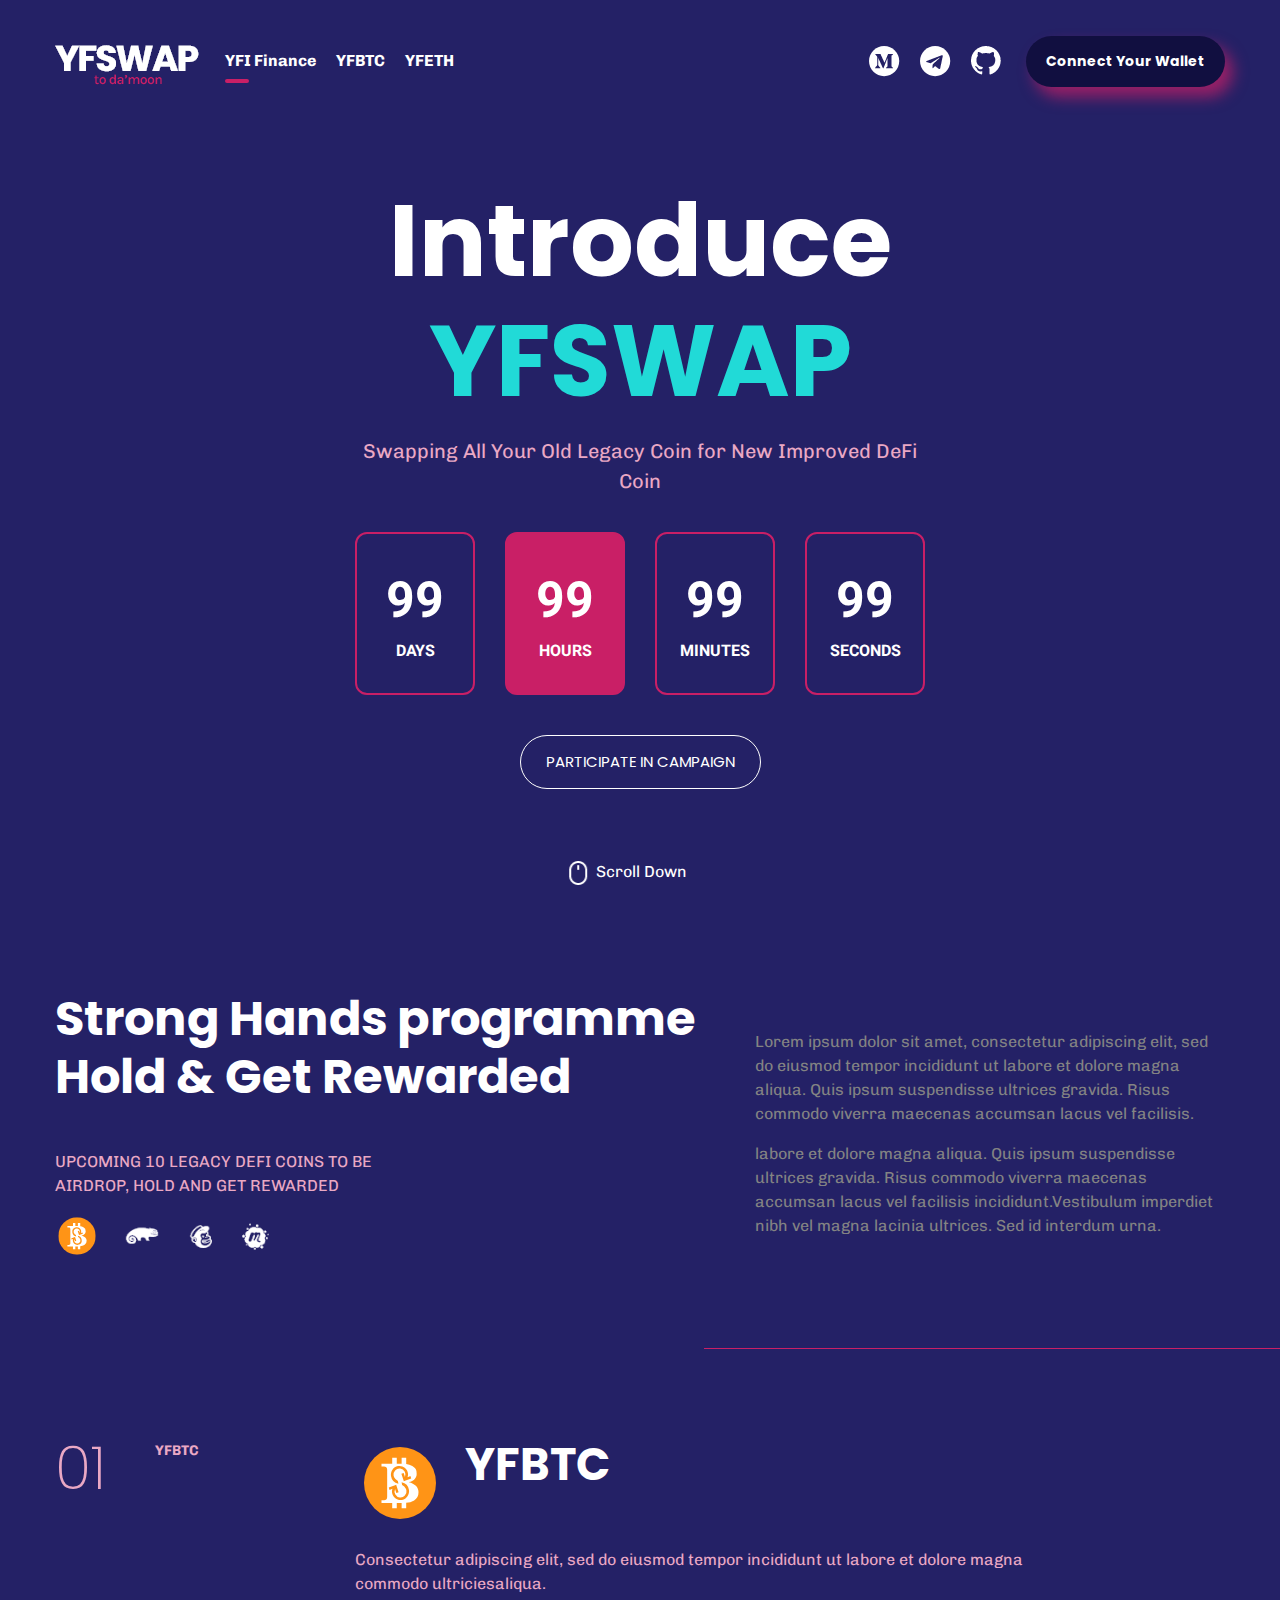
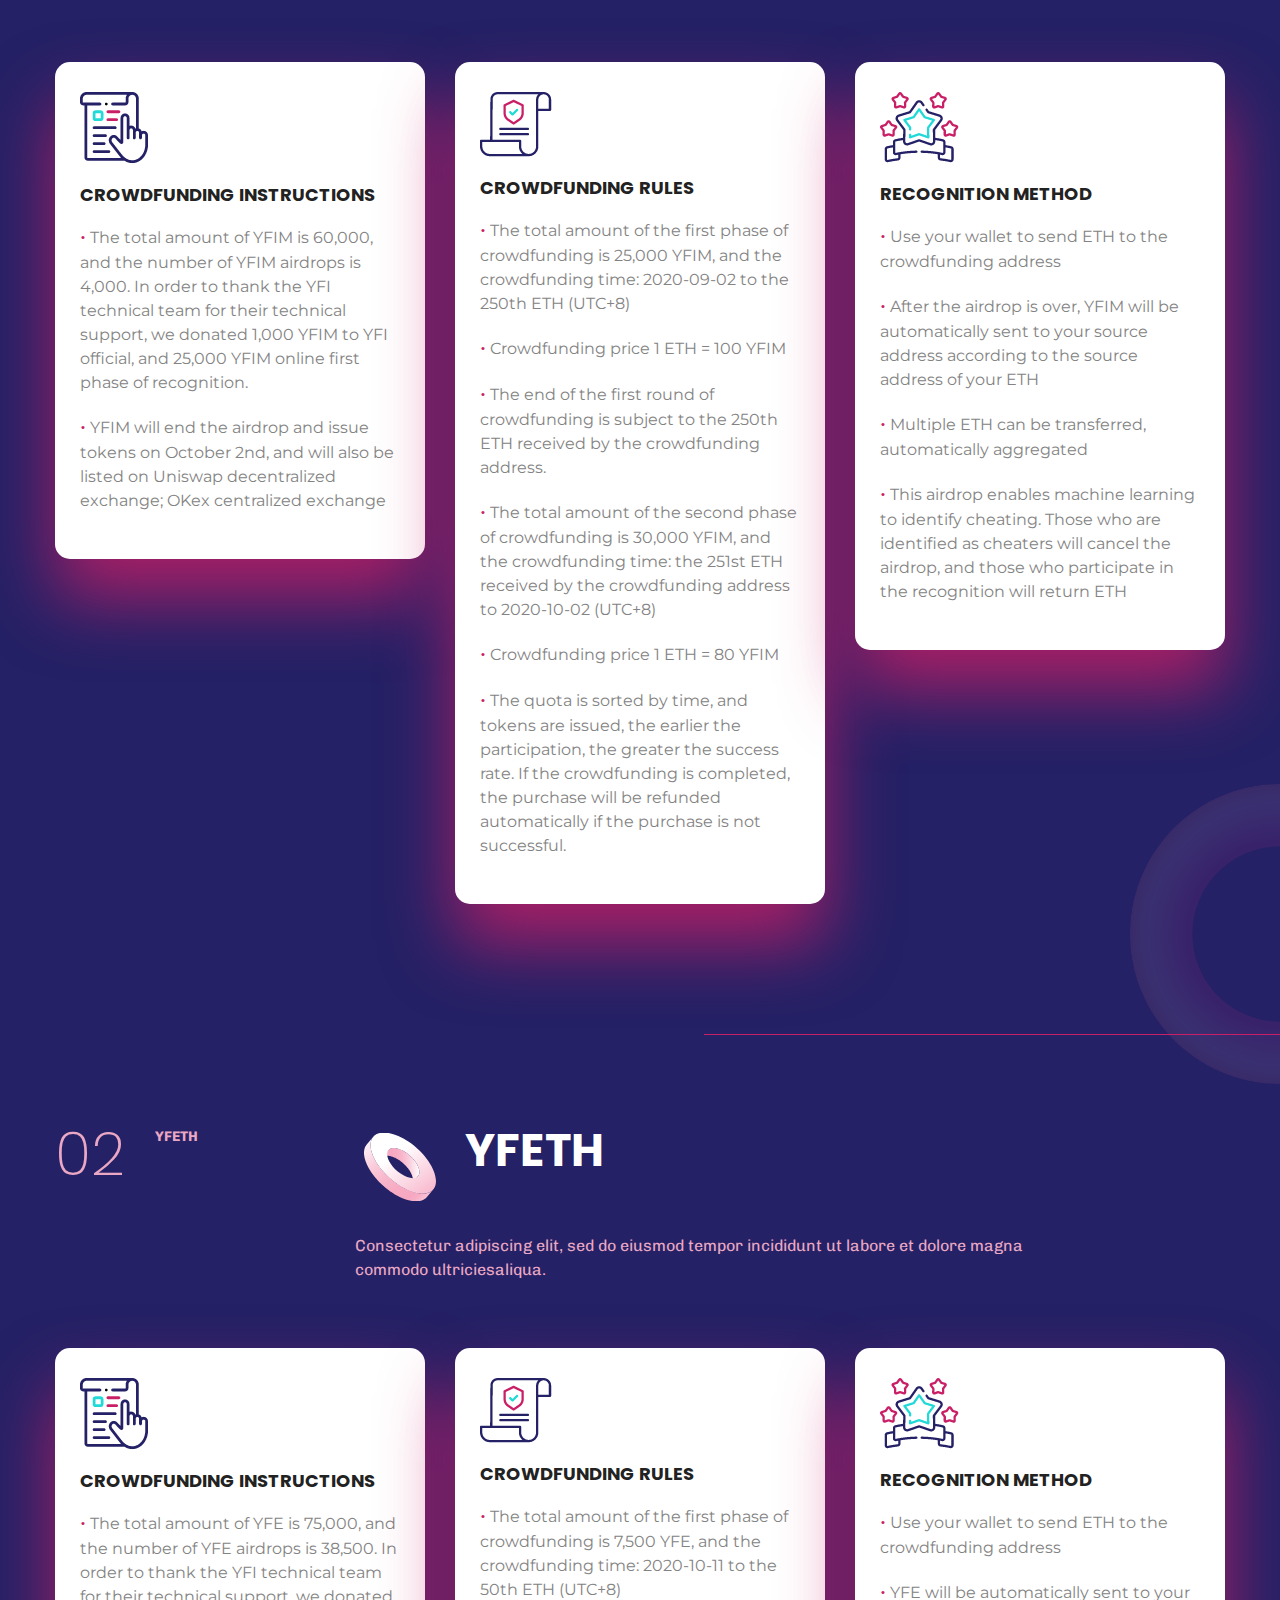
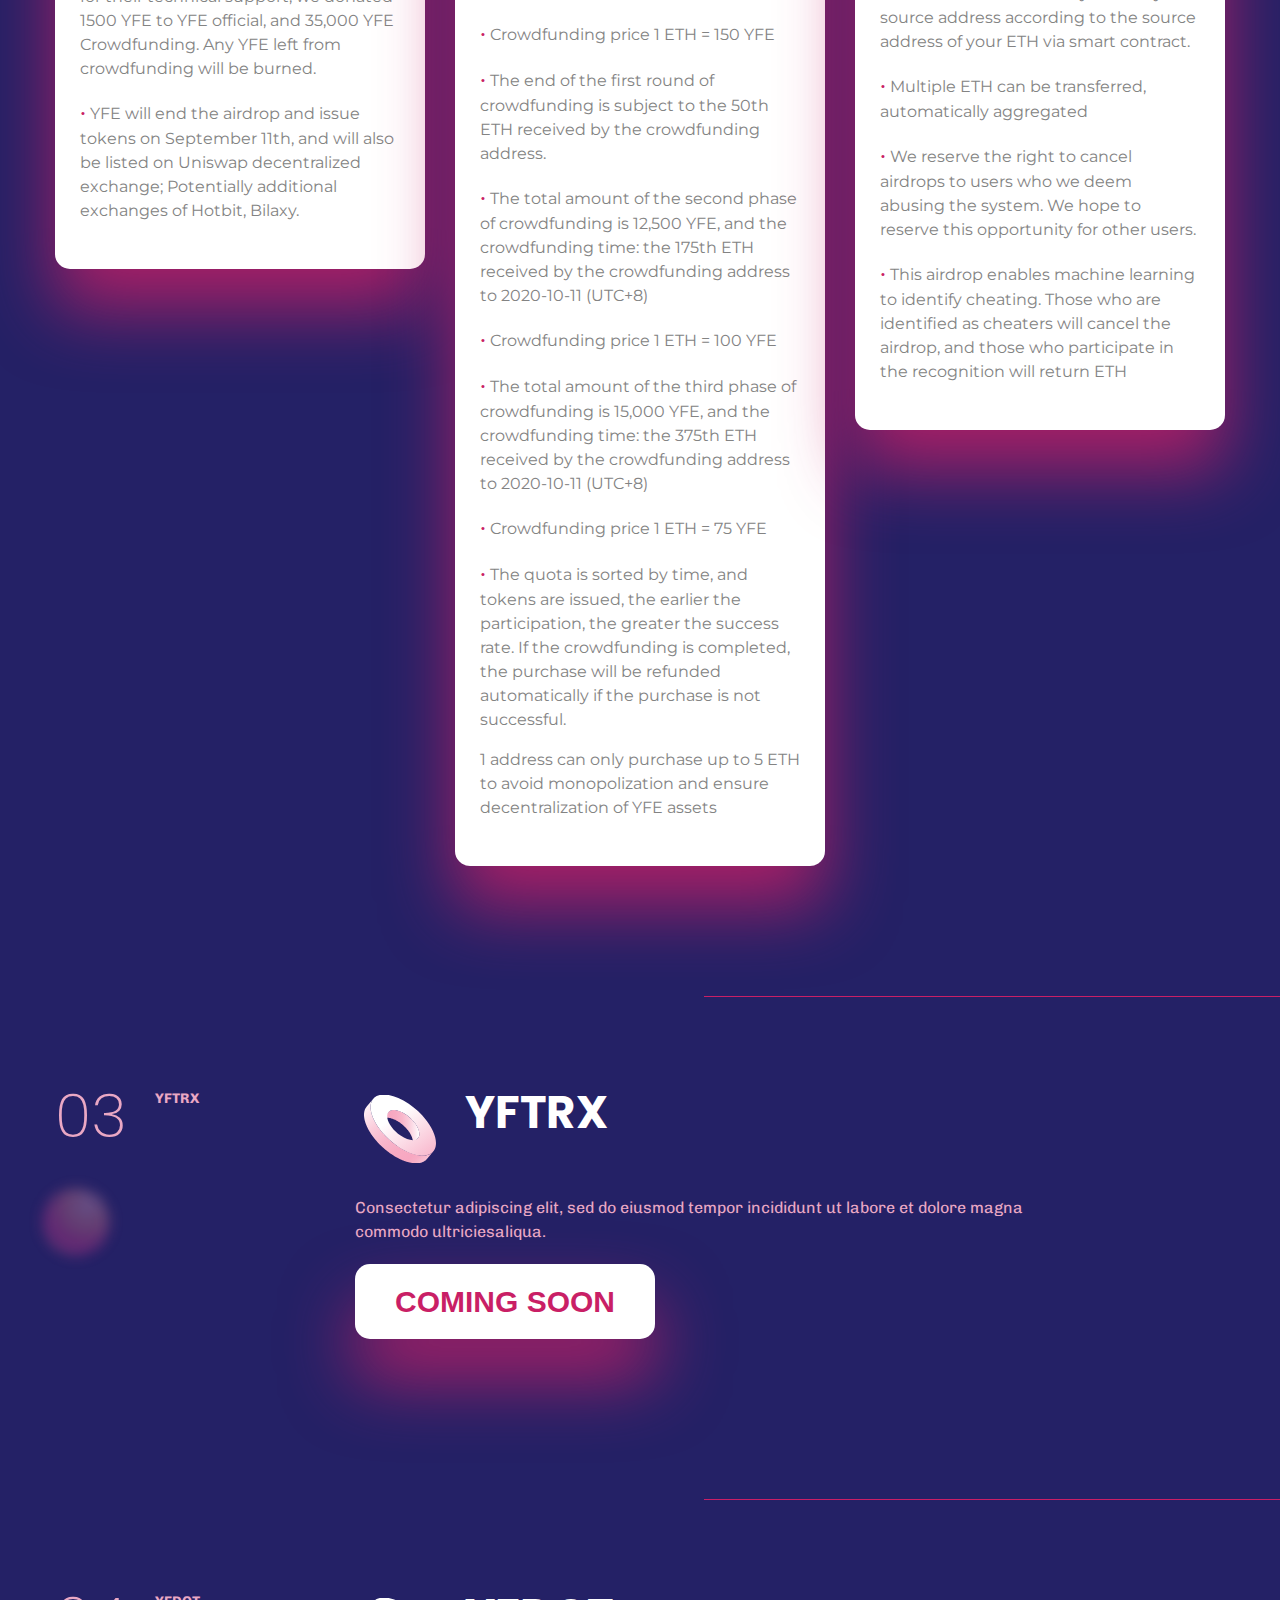
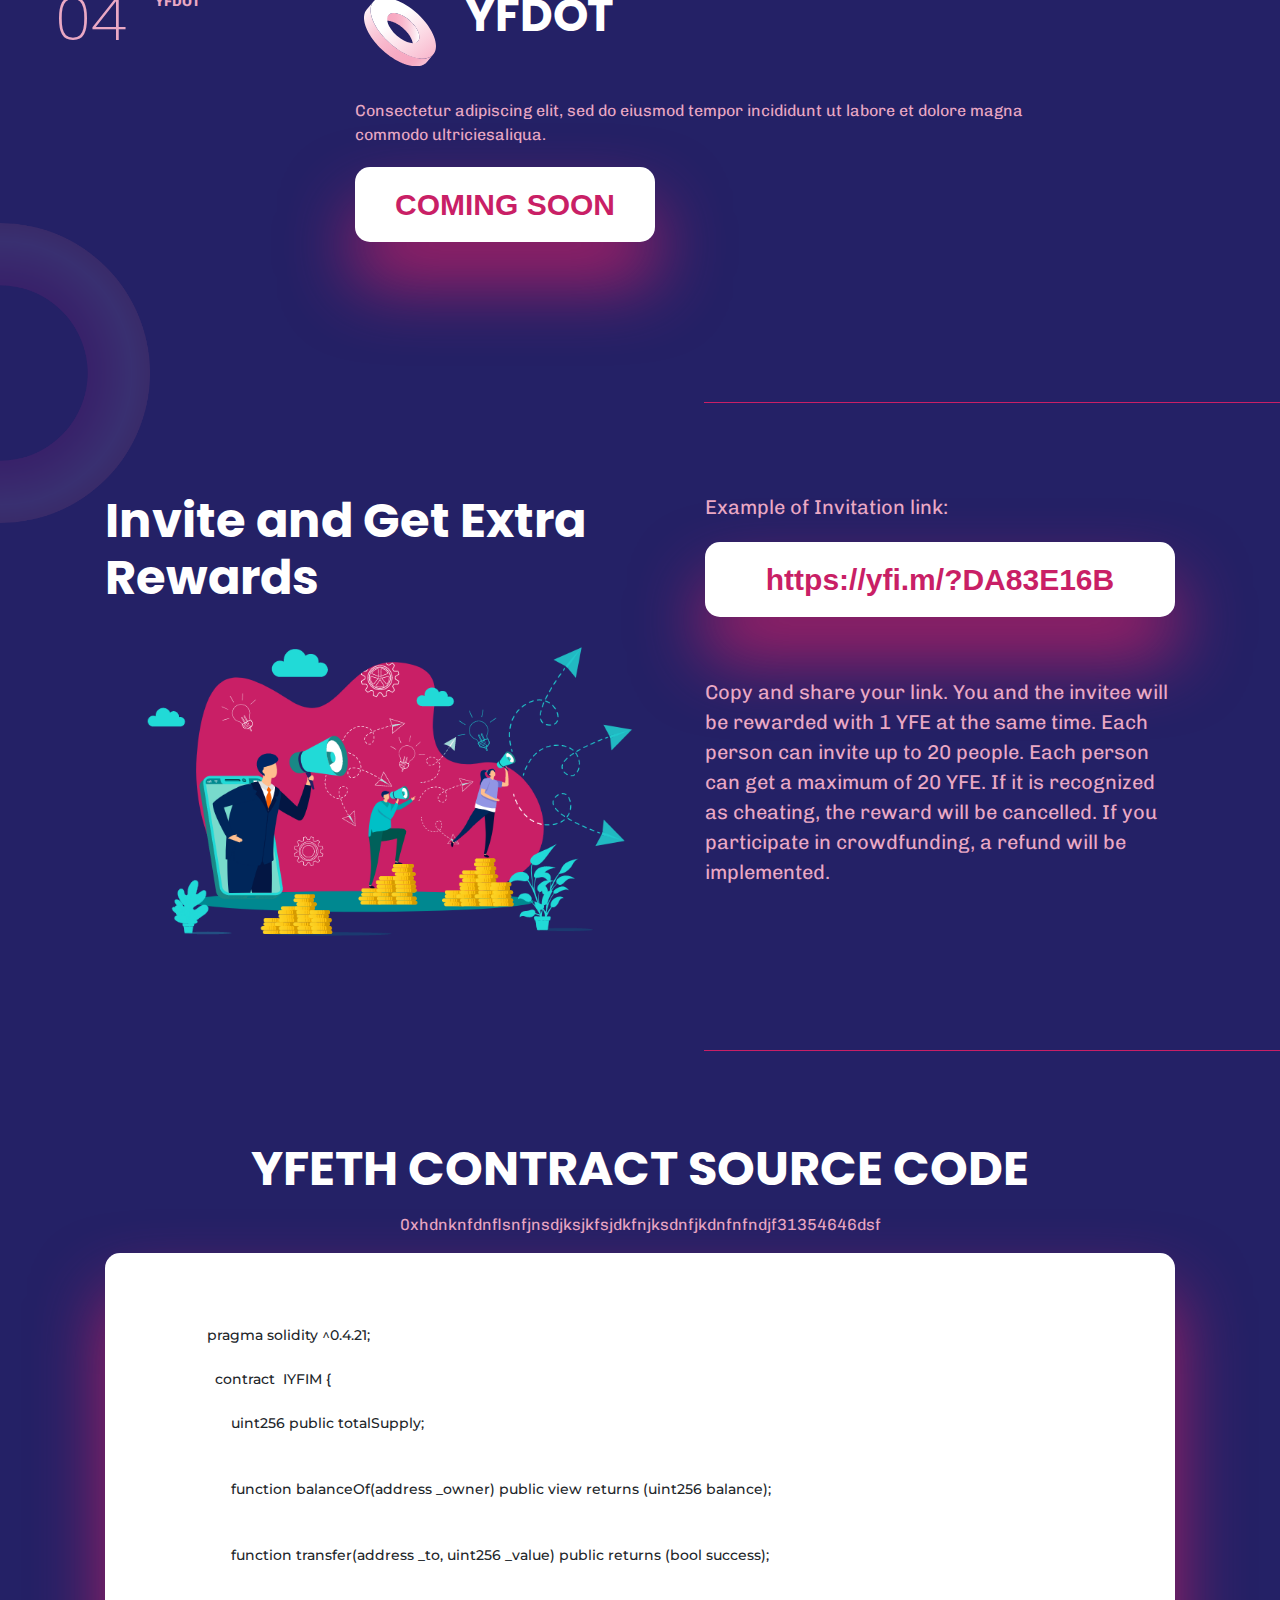
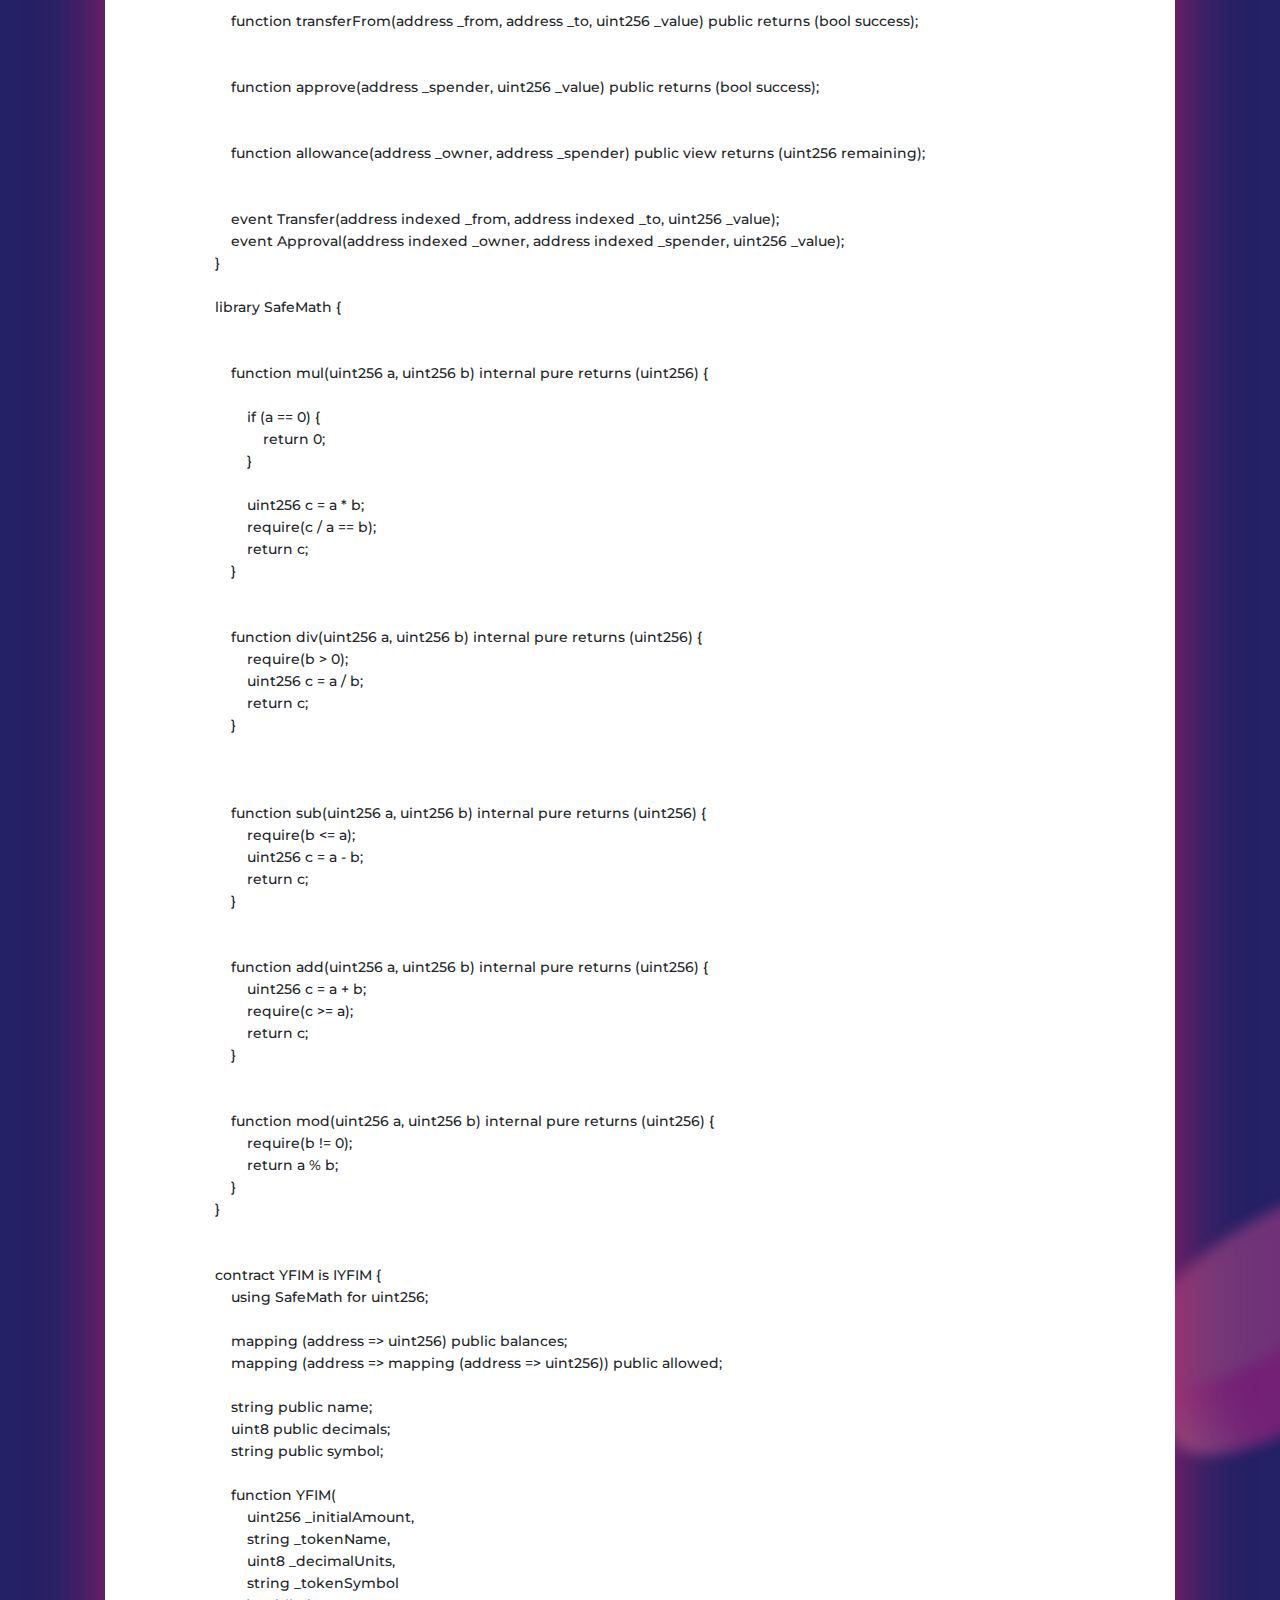
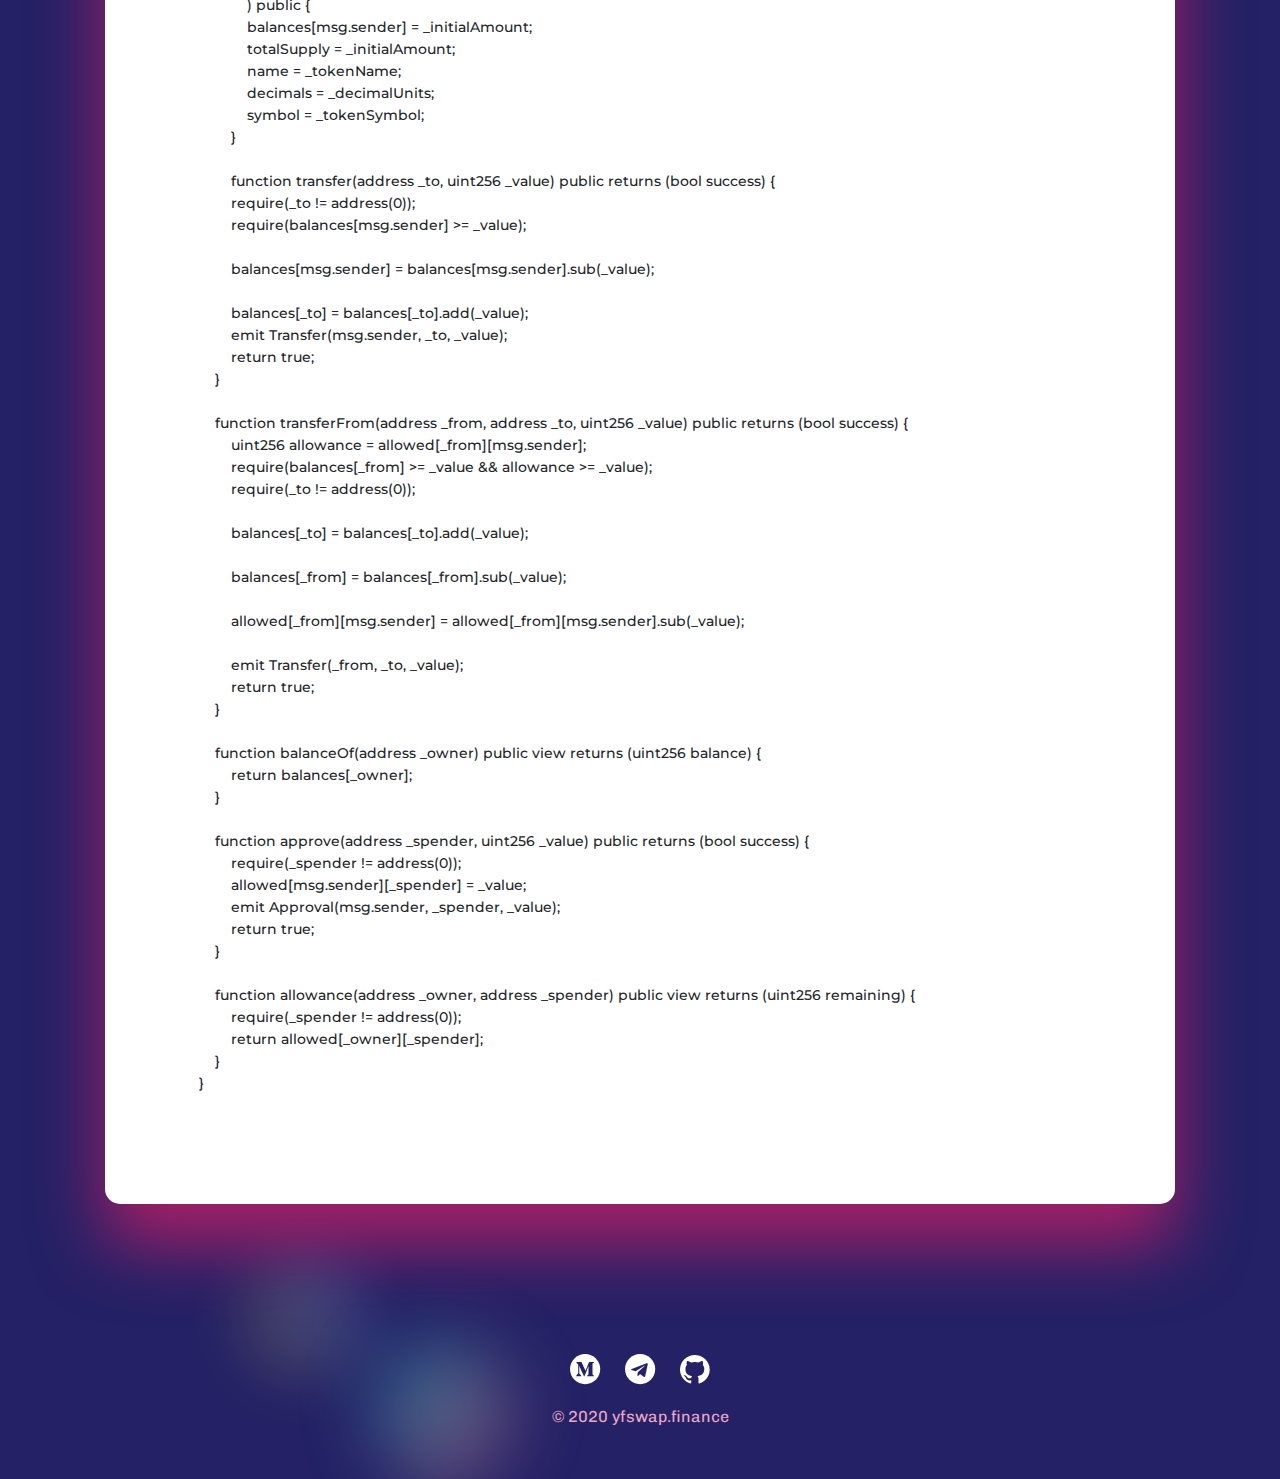
<file: index.html>
<!DOCTYPE html>
<html lang="en">
  <head>
    <meta charset="UTF-8" />
    <meta name="viewport" content="width=device-width, initial-scale=1.0" />
    <meta http-equiv="X-UA-Compatible" content="ie=edge" />
    <!-- Site title -->
    <title>YFSWAP</title>

    <!-- Favicon -->
    <link rel="apple-touch-icon" sizes="180x180" href="assets/img/apple-touch-icon.png">
    <link rel="icon" type="image/png" sizes="32x32" href="assets/img/favicon-32x32.png">
    <link rel="icon" type="image/png" sizes="16x16" href="assets/img/favicon-16x16.png">

    <!-- Bootstrap css -->
    <link rel="stylesheet" href="assets/css/bootstrap.min.css" />
    <!-- Fontawesome css -->
    <link rel="stylesheet" href="assets/css/fontawesome.min.css" />
    <!-- Main Style css -->
    <link rel="stylesheet" href="assets/css/style.css" />
    <!-- Responsive css -->
    <link rel="stylesheet" href="assets/css/responsive.css" />
  </head>
  <body>

    <!-- Header start -->
    <header>
      <div class="container">
        <div class="row">
          <div class="col-lg-12">
            <nav class="navbar navbar-expand-lg">
              <a class="navbar-brand" href="index.html">
                <img src="assets/img/logo.png" alt="YFSWAP">
              </a>
              <button class="navbar-toggler" type="button" data-toggle="collapse" data-target="#navbarSupportedContent" aria-controls="navbarSupportedContent" aria-expanded="false" aria-label="Toggle navigation">
                <span class="navbar-toggler-icon">
                  <i class="fa fa-bars"></i>
                </span>
              </button>
            
              <div class="collapse navbar-collapse" id="navbarSupportedContent">
                <ul class="navbar-nav mr-auto">
                  <li class="nav-item active">
                    <a class="nav-link" href="#">YFI Finance <span class="sr-only">(current)</span></a>
                  </li>
                  <li class="nav-item">
                    <a class="nav-link" href="#yfbtc">YFBTC</a>
                  </li>
                  <li class="nav-item">
                    <a class="nav-link" href="#yfeth">YFETH</a>
                  </li>
                </ul>
                <ul class="navbar-nav ml-auto">
                  <li class="nav-item">
                    <a class="nav-link" href="#"><img src="assets/img/medium.png" alt=""></a>
                  </li>
                  <li class="nav-item">
                    <a class="nav-link" href="#"><img src="assets/img/telegram.png" alt=""></a>
                  </li>
                  <li class="nav-item">
                    <a class="nav-link" href="#"><img src="assets/img/github.png" alt=""></a>
                  </li>
                  <li class="nav-item">
                    <a class="nav-link primary-btn" href="#">Connect Your Wallet</a>
                  </li>
                </ul>
              </div>
            </nav>
          </div>
        </div>
      </div>
    </header>
    <!-- Header end -->

    <!-- Hero start -->
    <section class="hero-section section-block" id="top">
      <div class="container">
        <div class="row justify-content-center">
          <div class="col-lg-6 col-md-10">
            <div class="hero-content text-center">
              <h1>Introduce <span>YFSWAP</span></h1>
              <p>Swapping All Your Old Legacy Coin for New Improved DeFi Coin</p>
              <div class="countdown">
                <div class="row justify-content-center">
                  <div class="col-md-3 col-6">
                    <div class="days single-count">
                      <span class="day-count" id="days">99</span>
                      <span class="day">Days</span>
                    </div>
                  </div>
                  <div class="col-md-3 col-6">
                    <div class="hours single-count">
                      <span class="hour-count" id="hours">99</span>
                      <span class="hour">Hours</span>
                    </div>
                  </div>
                  <div class="col-md-3 col-6">
                    <div class="minutes single-count">
                      <span class="minute-count" id="minutes">99</span>
                      <span class="minute">Minutes</span>
                    </div>
                  </div>
                  <div class="col-md-3 col-6">
                    <div class="seconds single-count">
                      <span class="second-count" id="seconds">99</span>
                      <span class="second">Seconds</span>
                    </div>
                  </div>
                </div>
              </div>
              <a href="participate.html" class="bordered-btn">PARTICIPATE IN CAMPAIGN</a>
            </div>
          </div>
        </div>
      </div>
      <a href="#content" class="scroll-down"><span><img src="assets/img/mouse.png" alt=""> Scroll Down</span></a>
    </section>
    <!-- Hero end -->

    <!-- Reward start -->
    <section class="reward-section section-block" id="content">
      <div class="container">
        <div class="row">
          <div class="col-lg-7">
            <div class="content-block">
              <h2>Strong Hands programme
                Hold & Get Rewarded</h2>
              <div class="active-text">
                <p>UPCOMING 10 LEGACY DEFI COINS TO BE AIRDROP, HOLD AND GET REWARDED</p>
                <div class="icons">
                  <img src="assets/img/yfbtc-small%20logo.svg" alt="yfbtc small logo">
                  <img src="assets/img/girgity.png" alt="">
                  <img src="assets/img/monkey.png" alt="">
                  <img src="assets/img/m.png" alt="">
                </div>
              </div>
            </div>
          </div>
          <div class="col-lg-5">
            <p>Lorem ipsum dolor sit amet, consectetur adipiscing elit, sed do eiusmod tempor incididunt ut labore et dolore magna aliqua. Quis ipsum suspendisse ultrices gravida. Risus commodo viverra maecenas accumsan lacus vel facilisis. </p>
            <p>labore et dolore magna aliqua. Quis ipsum suspendisse ultrices gravida. Risus commodo viverra maecenas accumsan lacus vel facilisis incididunt.Vestibulum imperdiet nibh vel magna lacinia ultrices. Sed id interdum urna. </p>
          </div>
        </div>
      </div>
    </section>
    <!-- Reward end -->

    <!-- Yfbtc start -->
    <section id="yfbtc" class="yfbtc-section single-feature section-block">
      <div class="container">
        <div class="row">
          <div class="col-lg-3 col-md-3">
            <div class="number">
              <p>01</p>
              <h4>YFBTC</h4>
            </div>
          </div>
          <div class="col-lg-7 col-md-9">
            <div class="title">
              <div class="wrap">
                <img src="assets/img/yfbtc-logo.svg" alt="yfbtc token with small circulating supply" class="icon">
                <h3>YFBTC</h3>
              </div>
              <p>Consectetur adipiscing elit, sed do eiusmod tempor incididunt ut labore et dolore magna commodo ultriciesaliqua. </p>
            </div>
          </div>
        </div>
        <div class="row justify-content-center">
          <div class="col-lg-4 col-md-6">
            <div class="single-card">
              <div class="icon">
                <img src="assets/img/instructions.png" alt="">
              </div>
              <h4>CROWDFUNDING INSTRUCTIONS</h4>
              <p><span class="color">•</span> The total amount of YFIM is 60,000, and the number of YFIM airdrops is 4,000. In order to thank the YFI technical team for their technical support, we donated 1,000 YFIM to YFI official, and 25,000 YFIM online first phase of recognition.</p>

              <p><span class="color">•</span> YFIM will end the airdrop and issue tokens on October 2nd, and will also be listed on Uniswap decentralized exchange; OKex centralized exchange</p>
            </div>
          </div>
          <div class="col-lg-4 col-md-6">
            <div class="single-card">
              <div class="icon">
                <img src="assets/img/policy.png" alt="">
              </div>
              <h4>CROWDFUNDING RULES</h4>
              <p><span class="color">•</span> The total amount of the first phase of crowdfunding is 25,000 YFIM, and the crowdfunding time: 2020-09-02 to the 250th ETH (UTC+8)</p>

              <p><span class="color">•</span> Crowdfunding price 1 ETH = 100 YFIM</p>
                
              <p><span class="color">•</span> The end of the first round of crowdfunding is subject to the 250th ETH received by the crowdfunding address.</p>
                
              <p><span class="color">•</span> The total amount of the second phase of crowdfunding is 30,000 YFIM, and the crowdfunding time: the 251st ETH received by the crowdfunding address to 2020-10-02 (UTC+8)</p>
                
              <p><span class="color">•</span> Crowdfunding price 1 ETH = 80 YFIM</p>
                
              <p><span class="color">•</span> The quota is sorted by time, and tokens are issued, the earlier the participation, the greater the success rate. If the crowdfunding is completed, the purchase will be refunded automatically if the purchase is not successful.</p>
            </div>
          </div>
          <div class="col-lg-4 col-md-6">
            <div class="single-card">
              <div class="icon">
                <img src="assets/img/badge.png" alt="">
              </div>
              <h4>RECOGNITION METHOD</h4>
              <p><span class="color">•</span> Use your wallet to send ETH to the crowdfunding address</p>

              <p><span class="color">•</span> After the airdrop is over, YFIM will be automatically sent to your source address according to the source address of your ETH</p>
                
              <p><span class="color">•</span> Multiple ETH can be transferred, automatically aggregated</p>
                
              <p><span class="color">•</span> This airdrop enables machine learning to identify cheating. Those who are identified as cheaters will cancel the airdrop, and those who participate in the recognition will return ETH
              </p>
            </div>
          </div>
        </div>
      </div>
    </section>
    <!-- Yfbtc End -->

    <!-- Yfeth start -->
    <section id="yfeth" class="yfeth-section single-feature section-block">
      <div class="container">
        <div class="row">
          <div class="col-lg-3 col-md-3">
            <div class="number">
              <p>02</p>
              <h4>YFETH</h4>
            </div>
          </div>
          <div class="col-lg-7 col-md-9">
            <div class="title">
              <div class="wrap">
                <img src="assets/img/ring.svg" alt="" class="icon">
                <h3>YFETH</h3>
              </div>
              <p>Consectetur adipiscing elit, sed do eiusmod tempor incididunt ut labore et dolore magna commodo ultriciesaliqua. </p>
            </div>
          </div>
        </div>
        <div class="row justify-content-center">
          <div class="col-lg-4 col-md-6">
            <div class="single-card">
              <div class="icon">
                <img src="assets/img/instructions.png" alt="">
              </div>
              <h4>CROWDFUNDING INSTRUCTIONS</h4>
              <p><span class="color">•</span> The total amount of YFE is 75,000, and the number of YFE airdrops is 38,500. In order to thank the YFI technical team for their technical support, we donated 1500 YFE to YFE official, and 35,000 YFE Crowdfunding. Any YFE left from crowdfunding will be burned.
              </p>

              <p><span class="color">•</span>  YFE will end the airdrop and issue tokens on September 11th, and will also be listed on Uniswap decentralized exchange; Potentially additional exchanges of Hotbit, Bilaxy.
                </p>
            </div>
          </div>
          <div class="col-lg-4 col-md-6">
            <div class="single-card">
              <div class="icon">
                <img src="assets/img/policy.png" alt="">
              </div>
              <h4>CROWDFUNDING RULES</h4>
              <p><span class="color">•</span> The total amount of the first phase of crowdfunding is 7,500 YFE, and the crowdfunding time: 2020-10-11 to the 50th ETH (UTC+8)</p>

              <p><span class="color">•</span> Crowdfunding price 1 ETH = 150 YFE</p>
                
              <p><span class="color">•</span> The end of the first round of crowdfunding is subject to the 50th ETH received by the crowdfunding address.</p>
                
              <p><span class="color">•</span> The total amount of the second phase of crowdfunding is 12,500 YFE, and the crowdfunding time: the 175th ETH received by the crowdfunding address to 2020-10-11 (UTC+8)</p>
                
              <p><span class="color">•</span> Crowdfunding price 1 ETH = 100 YFE</p>
                
              <p><span class="color">•</span> The total amount of the third phase of crowdfunding is 15,000 YFE, and the crowdfunding time: the 375th ETH received by the crowdfunding address to 2020-10-11 (UTC+8)</p>
                
              <p><span class="color">•</span> Crowdfunding price 1 ETH = 75 YFE</p>
                
              <p><span class="color">•</span> The quota is sorted by time, and tokens are issued, the earlier the participation, the greater the success rate. If the crowdfunding is completed, the purchase will be refunded automatically if the purchase is not successful.</p>
                
              <p>1 address can only purchase up to 5 ETH to avoid monopolization and ensure decentralization of YFE assets</p>
            </div>
          </div>
          <div class="col-lg-4 col-md-6">
            <div class="single-card">
              <div class="icon">
                <img src="assets/img/badge.png" alt="">
              </div>
              <h4>RECOGNITION METHOD</h4>
              <p><span class="color">•</span> Use your wallet to send ETH to the crowdfunding address</p>

              <p><span class="color">•</span> YFE will be automatically sent to your source address according to the source address of your ETH via smart contract.</p>
                
              <p><span class="color">•</span> Multiple ETH can be transferred, automatically aggregated</p>
                
              <p><span class="color">•</span> We reserve the right to cancel airdrops to users who we deem abusing the system. We hope to reserve this opportunity for other users.</p>
                
              <p><span class="color">•</span> This airdrop enables machine learning to identify cheating. Those who are identified as cheaters will cancel the airdrop, and those who participate in the recognition will return ETH
                </p>
            </div>
          </div>
        </div>
      </div>
    </section>
    <!-- Yfeth End -->

   
    <div class="ring-wrap">
      <!-- YFTRX start -->
      <section class="yftrx-section single-feature section-block">
        <div class="container">
          <div class="row">
            <div class="col-lg-3 col-md-3">
              <div class="number">
                <p>03</p>
                <h4>YFTRX</h4>
              </div>
            </div>
            <div class="col-lg-7 col-md-9">
              <div class="title">
                <div class="wrap">
                  <img src="assets/img/ring.svg" alt="" class="icon">
                  <h3>YFTRX</h3>
                </div>
                <p>Consectetur adipiscing elit, sed do eiusmod tempor incididunt ut labore et dolore magna commodo ultriciesaliqua. </p>
                <div class="coming-soon">COMING SOON</div>
              </div>
            </div>
          </div>
        </div>
      </section>
      <!-- YFTRX End -->

      <!-- YFDOT start -->
      <section class="yfdot-section single-feature section-block">
        <div class="container">
          <div class="row">
            <div class="col-lg-3 col-md-3">
              <div class="number">
                <p>04</p>
                <h4>YFDOT</h4>
              </div>
            </div>
            <div class="col-lg-7 col-md-9">
              <div class="title">
                <div class="wrap">
                  <img src="assets/img/ring.svg" alt="" class="icon">
                  <h3>YFDOT</h3>
                </div>
                <p>Consectetur adipiscing elit, sed do eiusmod tempor incididunt ut labore et dolore magna commodo ultriciesaliqua. </p>
                <div class="coming-soon">COMING SOON</div>
              </div>
            </div>
          </div>
        </div>
      </section>
      <!-- YFDOT End -->

    
      <!-- Invite start -->
      <div class="invite-section single-feature section-block">
        <div class="container">
          <div class="row justify-content-center">
            <div class="col-lg-6">
              <div class="content-block">
                <h2>Invite and Get Extra Rewards</h2>
                <img src="assets/img/reward.png" alt="">
              </div>
            </div>
            <div class="col-lg-5">
              <div class="title">
                <p>Example of Invitation link: </p>
                <div class="coming-soon invite">https://yfi.m/?DA83E16B </div>
                <p>Copy and share your link. You and the invitee will be 
                  rewarded with 1 YFE at the same time. Each person 
                  can invite up to 20 people. Each person can get a 
                  maximum of 20 YFE. If it is recognized as cheating, the reward will be cancelled. If you participate in 
                  crowdfunding, a refund will be implemented.</p>
              </div>
            </div>
          </div>
        </div>
      </div>
      <!-- Invite end -->
    </div>

    <!-- code start -->
    <section class="code-section section-block single-feature">
      <div class="container">
        <div class="row">
          <div class="col-lg-12">
            <div class="content-block text-center">
              <h2>YFETH CONTRACT SOURCE CODE</h2>
              <p class="data">0xhdnknfdnflsnfjnsdjksjkfsjdkfnjksdnfjkdnfnfndjf31354646dsf</p>
            </div>
          </div>
        </div>
        <div class="row justify-content-center">
          <div class="col-lg-11">
            <div class="code-wrapper">
              <pre>
                <code>
                  pragma solidity ^0.4.21;

                    contract  IYFIM {

                        uint256 public totalSupply;


                        function balanceOf(address _owner) public view returns (uint256 balance);


                        function transfer(address _to, uint256 _value) public returns (bool success);


                        function transferFrom(address _from, address _to, uint256 _value) public returns (bool success);


                        function approve(address _spender, uint256 _value) public returns (bool success);


                        function allowance(address _owner, address _spender) public view returns (uint256 remaining);


                        event Transfer(address indexed _from, address indexed _to, uint256 _value);
                        event Approval(address indexed _owner, address indexed _spender, uint256 _value);
                    }

                    library SafeMath {


                        function mul(uint256 a, uint256 b) internal pure returns (uint256) {

                            if (a == 0) {
                                return 0;
                            }

                            uint256 c = a * b;
                            require(c / a == b);
                            return c;
                        }


                        function div(uint256 a, uint256 b) internal pure returns (uint256) {
                            require(b > 0);
                            uint256 c = a / b;
                            return c;
                        }



                        function sub(uint256 a, uint256 b) internal pure returns (uint256) {
                            require(b <= a);
                            uint256 c = a - b;
                            return c;
                        }


                        function add(uint256 a, uint256 b) internal pure returns (uint256) {
                            uint256 c = a + b;
                            require(c >= a);
                            return c;
                        }


                        function mod(uint256 a, uint256 b) internal pure returns (uint256) {
                            require(b != 0);
                            return a % b;
                        }
                    }


                    contract YFIM is IYFIM {
                        using SafeMath for uint256;

                        mapping (address => uint256) public balances;
                        mapping (address => mapping (address => uint256)) public allowed;

                        string public name;
                        uint8 public decimals;
                        string public symbol;

                        function YFIM(
                            uint256 _initialAmount,
                            string _tokenName,
                            uint8 _decimalUnits,
                            string _tokenSymbol
                            ) public {
                            balances[msg.sender] = _initialAmount;
                            totalSupply = _initialAmount;
                            name = _tokenName;
                            decimals = _decimalUnits;
                            symbol = _tokenSymbol;
                        }

                        function transfer(address _to, uint256 _value) public returns (bool success) {
                        require(_to != address(0));
                        require(balances[msg.sender] >= _value);

                        balances[msg.sender] = balances[msg.sender].sub(_value);

                        balances[_to] = balances[_to].add(_value);
                        emit Transfer(msg.sender, _to, _value);
                        return true;
                    }

                    function transferFrom(address _from, address _to, uint256 _value) public returns (bool success) {
                        uint256 allowance = allowed[_from][msg.sender];
                        require(balances[_from] >= _value && allowance >= _value);
                        require(_to != address(0));

                        balances[_to] = balances[_to].add(_value);

                        balances[_from] = balances[_from].sub(_value);

                        allowed[_from][msg.sender] = allowed[_from][msg.sender].sub(_value);

                        emit Transfer(_from, _to, _value);
                        return true;
                    }

                    function balanceOf(address _owner) public view returns (uint256 balance) {
                        return balances[_owner];
                    }

                    function approve(address _spender, uint256 _value) public returns (bool success) {
                        require(_spender != address(0));
                        allowed[msg.sender][_spender] = _value;
                        emit Approval(msg.sender, _spender, _value);
                        return true;
                    }

                    function allowance(address _owner, address _spender) public view returns (uint256 remaining) {
                        require(_spender != address(0));
                        return allowed[_owner][_spender];
                    }
                }
                </code>
              </pre>
            </div>
          </div>
        </div>
      </div>
    </section>
    <!-- code end -->

    <!-- Footer start -->
    <footer>
      <div class="container">
        <div class="row">
          <div class="col-lg-12 text-center">
            <div class="socials-icon">
              <a href="#"><img src="assets/img/medium.png" alt=""></a>
              <a href="#"><img src="assets/img/telegram.png" alt=""></a>
              <a href="#"><img src="assets/img/github.png" alt=""></a>
            </div>
            <div class="copy-text">
              © 2020 yfswap.finance
            </div>
          </div>
        </div>
      </div>
    </footer>
    <!-- Footer end -->

    <a href="#top" class="scroll-to-top">
      <img src="assets/img/scroll-up.svg" alt="">
    </a>

    <!-- jQuery library -->
    <script src="assets/js/jquery.slim.min.js"></script>
    <!-- Popper js -->
    <script src="assets/js/popper.min.js"></script>
    <!-- Bootsrap js -->
    <script src="assets/js/bootstrap.min.js"></script>
    <!-- Pollyfils js -->
    <script src="assets/js/smooth-scroll.polyfills.min.js"></script>
    <!-- Main js -->
    <script src="assets/js/main.js"></script>
    <script>
      // Set the date we're counting down to
      var countDownDate = new Date("November 5, 2020 15:37:25").getTime();

      // Update the count down every 1 second
      var x = setInterval(function () {
        // Get today's date and time
        var now = new Date().getTime();

        // Find the distance between now and the count down date
        var distance = countDownDate - now;

        // Time calculations for days, hours, minutes and seconds
        var days = Math.floor(distance / (1000 * 60 * 60 * 24));
        var hours = Math.floor((distance % (1000 * 60 * 60 * 24)) / (1000 * 60 * 60));
        var minutes = Math.floor((distance % (1000 * 60 * 60)) / (1000 * 60));
        var seconds = Math.floor((distance % (1000 * 60)) / 1000);

        // Output the result in an element
        document.getElementById("days").innerHTML = days;
        document.getElementById("hours").innerHTML = hours;
        document.getElementById("minutes").innerHTML = minutes;
        document.getElementById("seconds").innerHTML = seconds;

        // If the count down is over, write some text
        if (distance < 0) {
          clearInterval(x);
          document.getElementById("days").innerHTML = "0";
          document.getElementById("hours").innerHTML = "0";
          document.getElementById("minutes").innerHTML = "0";
          document.getElementById("seconds").innerHTML = "0";
        }
      }, 1000);
    </script>
  </body>
</html>
</file>
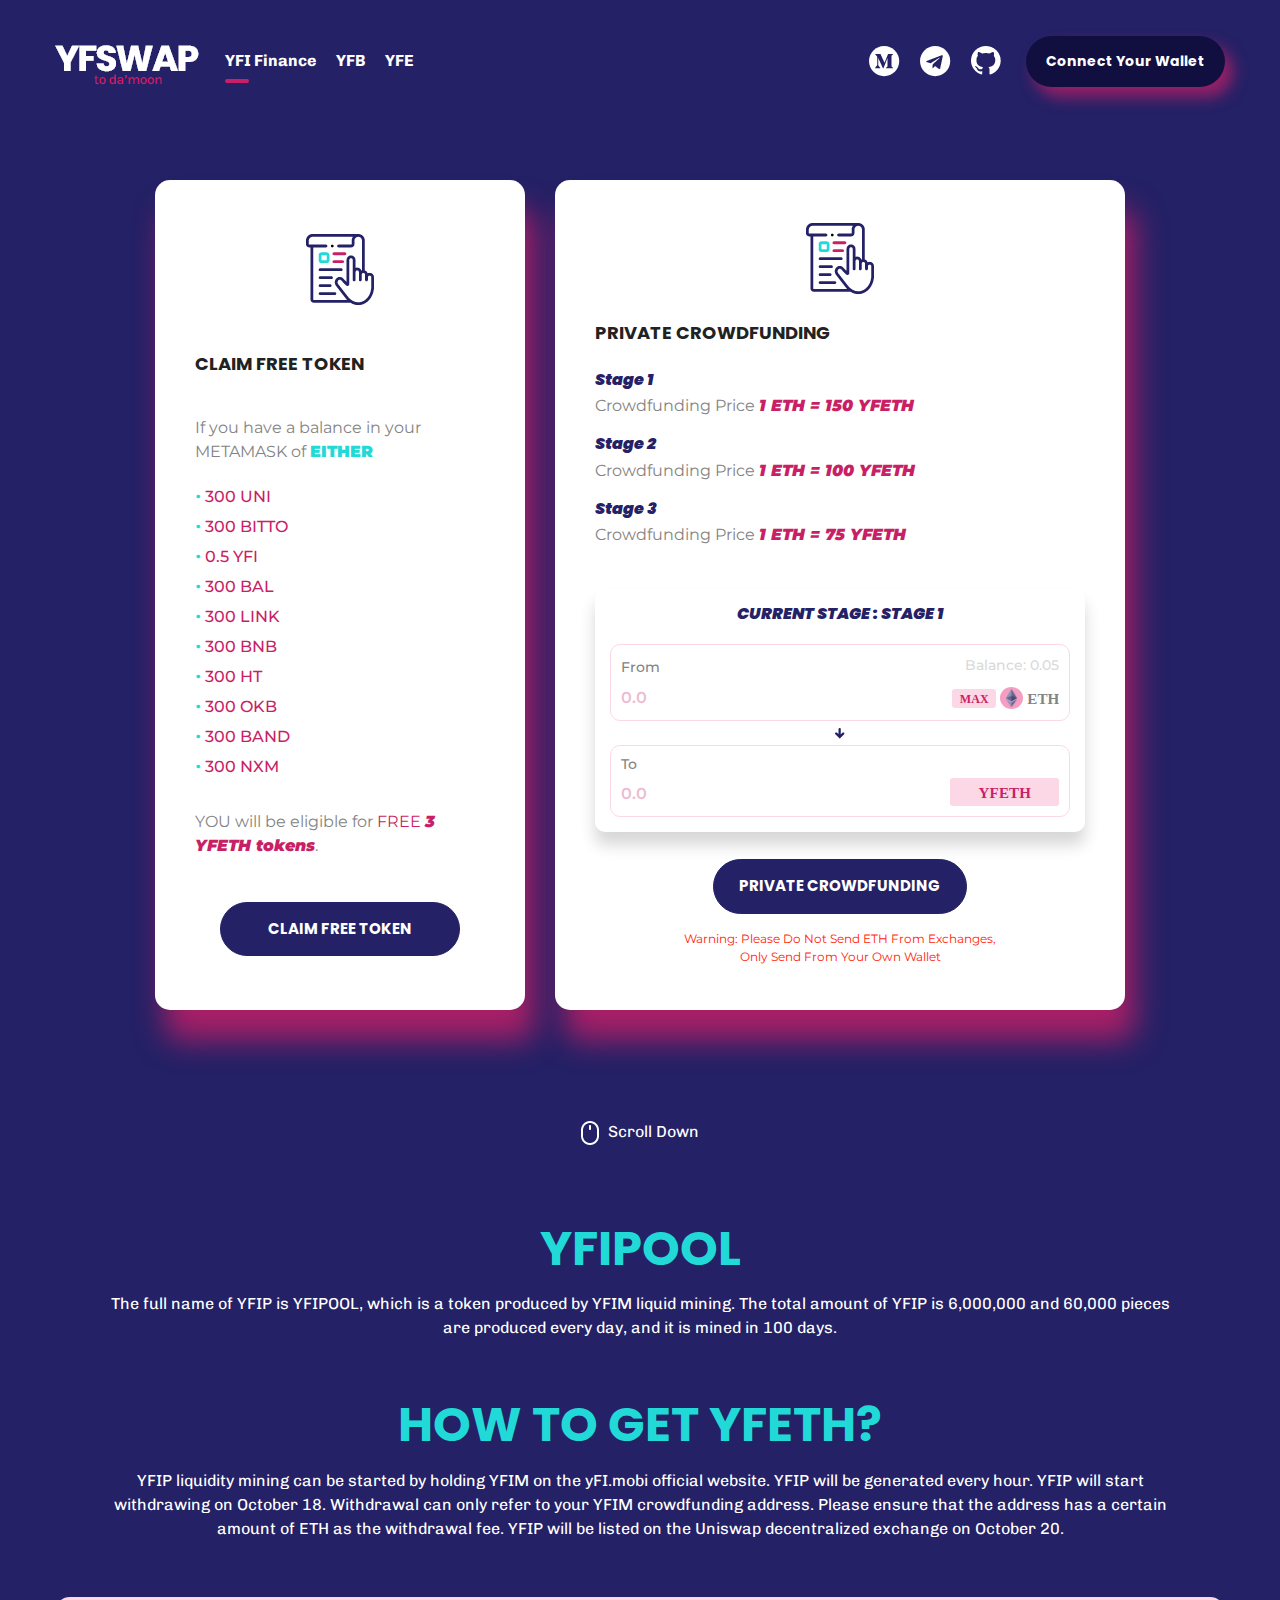
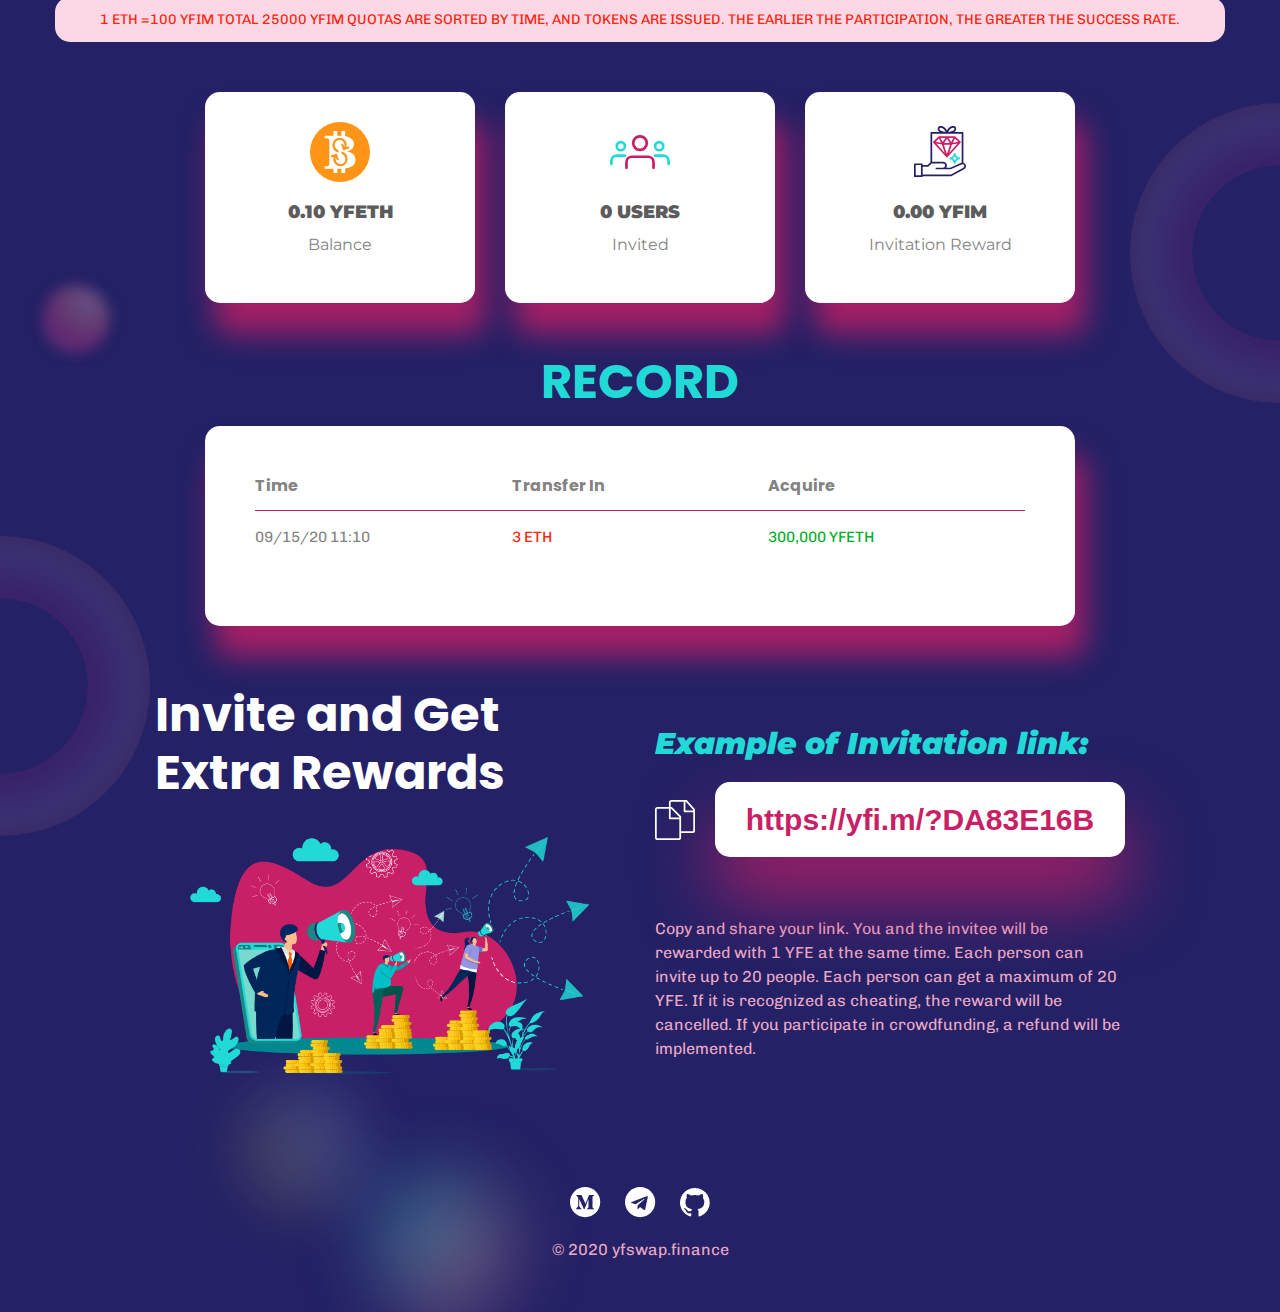
<file: participate.html>
<!DOCTYPE html>
<html lang="en">
  <head>
    <meta charset="UTF-8" />
    <meta name="viewport" content="width=device-width, initial-scale=1.0" />
    <meta http-equiv="X-UA-Compatible" content="ie=edge" />
    <!-- Site title -->
    <title>YFSWAP</title>

    <!-- Bootstrap css -->
    <link rel="stylesheet" href="assets/css/bootstrap.min.css" />
    <!-- Fontawesome css -->
    <link rel="stylesheet" href="assets/css/fontawesome.min.css" />
    <!-- Main Style css -->
    <link rel="stylesheet" href="assets/css/style.css" />
    <!-- Responsive css -->
    <link rel="stylesheet" href="assets/css/responsive.css" />
  </head>
  <body>

    <!-- Header start -->
    <header>
      <div class="container">
        <div class="row">
          <div class="col-lg-12">
            <nav class="navbar navbar-expand-lg">
              <a class="navbar-brand" href="index.html">
                <img src="assets/img/logo.png" alt="YFSWAP">
              </a>
              <button class="navbar-toggler" type="button" data-toggle="collapse" data-target="#navbarSupportedContent" aria-controls="navbarSupportedContent" aria-expanded="false" aria-label="Toggle navigation">
                <span class="navbar-toggler-icon">
                  <i class="fa fa-bars"></i>
                </span>
              </button>
            
              <div class="collapse navbar-collapse" id="navbarSupportedContent">
                <ul class="navbar-nav mr-auto">
                  <li class="nav-item active">
                    <a class="nav-link" href="#">YFI Finance <span class="sr-only">(current)</span></a>
                  </li>
                  <li class="nav-item">
                    <a class="nav-link" href="#">YFB</a>
                  </li>
                  <li class="nav-item">
                    <a class="nav-link" href="#">YFE</a>
                  </li>
                </ul>
                <ul class="navbar-nav ml-auto">
                  <li class="nav-item">
                    <a class="nav-link" href="#"><img src="assets/img/medium.png" alt=""></a>
                  </li>
                  <li class="nav-item">
                    <a class="nav-link" href="#"><img src="assets/img/telegram.png" alt=""></a>
                  </li>
                  <li class="nav-item">
                    <a class="nav-link" href="#"><img src="assets/img/github.png" alt=""></a>
                  </li>
                  <li class="nav-item">
                    <a class="nav-link primary-btn" href="#">Connect Your Wallet</a>
                  </li>
                </ul>
              </div>
            </nav>
          </div>
        </div>
      </div>
    </header>
    <!-- Header end -->

    <!-- Participate start -->
    <section class="participate-section section-block hero-section">
      <div class="container">
        <div class="row justify-content-center">
          <div class="col-lg-4">
            <div class="single-card">
              <div class="icon text-center">
                <img src="assets/img/instructions.png" alt="">
              </div>
              <h4>CLAIM FREE TOKEN</h4>
              <div class="content">
                <p>If you have a balance in your METAMASK of <span class="blue">EITHER</span></p>
                <ul>
                  <li><span class="color">•</span> 300 UNI</li>
                  <li><span class="color">•</span> 300 BITTO</li>
                  <li><span class="color">•</span> 0.5 YFI</li>
                  <li><span class="color">•</span> 300 BAL</li>
                  <li><span class="color">•</span> 300 LINK</li>
                  <li><span class="color">•</span> 300 BNB</li>
                  <li><span class="color">•</span> 300 HT</li>
                  <li><span class="color">•</span> 300 OKB</li>
                  <li><span class="color">•</span> 300 BAND</li>
                  <li><span class="color">•</span> 300 NXM</li>
                </ul>
                <p>YOU will be eligible for <span class="red">FREE <i>3 YFETH tokens</i></span>.</p>
              </div>
              <div class="text-center">
                <a href="#" class="bordered-btn blue">CLAIM FREE TOKEN</a>
              </div>
            </div>
          </div>
          <div class="col-lg-6">
            <div class="single-card">
              <div class="icon text-center">
                <img src="assets/img/instructions.png" alt="">
              </div>
              <h4>PRIVATE CROWDFUNDING</h4>
                <div class="stage">
                  <div class="single-stage">
                    <h4>Stage 1</h4>
                    <p>Crowdfunding Price <span class="red"><i>1 ETH = 150 YFETH</i></span></p>
                  </div>
                  <div class="single-stage">
                    <h4>Stage 2</h4>
                    <p>Crowdfunding Price <span class="red"><i>1 ETH = 100 YFETH</i></span></p>
                  </div>
                  <div class="single-stage">
                    <h4>Stage 3</h4>
                    <p>Crowdfunding Price <span class="red"><i>1 ETH = 75 YFETH</i></span></p>
                  </div>
                </div>
                <div class="inner-box">
                  <div class="text-center">
                    <h4 class="title">CURRENT STAGE : STAGE 1</h4>
                  </div>
                  <div class="single-box">
                    <div class="row align-items-end">
                      <div class="col-6">
                        <h4>From</h4>
                        <p>0.0</p>
                      </div>
                      <div class="col-6 text-right">
                        <p class="balance">Balance: 0.05</p>
                        <div class="icons">
                          <img src="assets/img/max.svg" alt="">
                          <img src="assets/img/eth.svg" alt="">
                          <img src="assets/img/ETH-word.svg" alt="">
                        </div>
                      </div>
                    </div>
                  </div>
                  <div class="text-center">
                    <img src="assets/img/down-arrow.png" alt="">
                  </div>
                  <div class="single-box">
                    <div class="row align-items-end">
                      <div class="col-6">
                        <h4>To</h4>
                        <p>0.0</p>
                      </div>
                      <div class="col-6 text-right">
                        <div class="icons">
                          <img src="assets/img/yfeth-select.svg" alt="">
                        </div>
                      </div>
                    </div>
                  </div>
              </div>
              <div class="text-center">
                <a href="#" class="bordered-btn blue">PRIVATE CROWDFUNDING</a>
              </div>
              <p class="warning-text">Warning: Please Do Not Send ETH From Exchanges, Only Send From Your Own Wallet</p>
            </div>
          </div>
        </div>
      </div>
      <a href="#content" class="scroll-down"><img src="assets/img/mouse.png" alt=""> Scroll Down</a>
    </section>
    <!-- Participate End -->

    <!-- Participate Bottom Content Start -->

    <!-- YFIPOOL -->
    <section class="yfipool-section">
      <div class="container">
        <div class="row justify-content-center">
          <div class="col-lg-11">
            <div class="content-block text-center">
              <h2 class="blue">YFIPOOL</h2>
              <p class="white">The full name of YFIP is YFIPOOL, which is a token produced by YFIM liquid mining. The total amount of YFIP is 6,000,000 and 60,000 pieces are produced every day, and it is mined in 100 days.</p>
            </div>
          </div>
        </div>
        <div class="row justify-content-center">
          <div class="col-lg-11">
            <div class="content-block text-center">
              <h2 class="blue">HOW TO GET YFETH?</h2>
              <p class="white">YFIP liquidity mining can be started by holding YFIM on the yFI.mobi official website. YFIP will be generated every hour. YFIP will start withdrawing on October 18. Withdrawal can only refer to your YFIM crowdfunding address. Please ensure that the address has a certain amount of ETH as the withdrawal fee. YFIP will be listed on the Uniswap decentralized exchange on October 20.
              </p>
            </div>
          </div>
        </div>
        <div class="row justify-content-center">
          <div class="col-lg-12">
            <div class="text-band">
              <p>1 ETH =100 YFIM TOTAL 25000 YFIM QUOTAS ARE SORTED BY TIME, AND TOKENS ARE ISSUED. THE EARLIER THE PARTICIPATION, THE GREATER THE SUCCESS RATE.
              </p>
            </div>
          </div>
        </div>
        <div class="row justify-content-center">
          <div class="col-lg-3 col-md-4">
            <div class="single-card smaller text-center">
              <div class="icon"><img src="assets/img/yfbtc-logo.svg" alt=""></div>
              <h4>0.10 YFETH</h4>
              <p>Balance</p>
            </div>
          </div>
          <div class="col-lg-3 col-md-4">
            <div class="single-card smaller text-center">
              <div class="icon"><img src="assets/img/users.svg" alt=""></div>
              <h4>0 USERS</h4>
              <p>Invited</p>
            </div>
          </div>
          <div class="col-lg-3 col-md-4">
            <div class="single-card smaller text-center">
              <div class="icon"><img src="assets/img/offer.svg" alt=""></div>
              <h4>0.00 YFIM</h4>
              <p>Invitation Reward</p>
            </div>
          </div>
        </div>
      </div>
    </section>

    <!-- Record Start -->
    <section class="record">
      <div class="container">
        <div class="row justify-content-center">
          <div class="col-lg-9">
            <div class="content-block">
              <h2 class="blue text-center">RECORD</h2>
              <div class="record-box">
                <div class="row no-gutters">
                  <div class="col-md-4">
                    <div class="single-record">
                      <h4>Time</h4>
                      <p>09/15/20  11:10</p>
                    </div>
                  </div>
                  <div class="col-md-4">
                    <div class="single-record">
                      <h4>Transfer In</h4>
                      <p class="red">3 ETH</p>
                    </div>
                  </div>
                  <div class="col-md-4">
                    <div class="single-record">
                      <h4>Acquire</h4>
                      <p class="green">300,000 YFETH</p>
                    </div>
                  </div>
                </div>
              </div>
            </div>
          </div>
        </div>
      </div>
    </section>
    <!-- Record End -->

    <!-- Invite Start -->
    <section class="invites-section">
     <div class="container">
      <div class="row justify-content-center">
        <div class="col-lg-5">
          <div class="content-block">
            <h2>Invite and Get Extra Rewards</h2>
            <img src="assets/img/reward.png" alt="">
          </div>
        </div>
        <div class="col-lg-5">
          <div class="title">
            <h2 class="blue">Example of Invitation link: </h2>
            <div class="coming-soon-wrap">
              <img src="assets/img/file.svg" alt="">
              <div class="coming-soon invite">https://yfi.m/?DA83E16B  </div>
            </div>
            <p>Copy and share your link. You and the invitee will be 
              rewarded with 1 YFE at the same time. Each person 
              can invite up to 20 people. Each person can get a 
              maximum of 20 YFE. If it is recognized as cheating, the reward will be cancelled. If you participate in crowdfunding, a refund will be implemented.</p>
          </div>
        </div>
      </div>
     </div>
    </section>
    <!-- Invite End -->
    <!-- Participate Bottom Content End -->

    <!-- Footer start -->
    <footer>
      <div class="container">
        <div class="row">
          <div class="col-lg-12 text-center">
            <div class="socials-icon">
              <a href="#"><img src="assets/img/medium.png" alt=""></a>
              <a href="#"><img src="assets/img/telegram.png" alt=""></a>
              <a href="#"><img src="assets/img/github.png" alt=""></a>
            </div>
            <div class="copy-text">
              © 2020 yfswap.finance
            </div>
          </div>
        </div>
      </div>
    </footer>
    <!-- Footer end -->

    <a href="#top" class="scroll-to-top">
      <img src="assets/img/scroll-up.svg" alt="">
    </a>

    <!-- jQuery library -->
    <script src="assets/js/jquery.slim.min.js"></script>
    <!-- Popper js -->
    <script src="assets/js/popper.min.js"></script>
    <!-- Bootsrap js -->
    <script src="assets/js/bootstrap.min.js"></script>
    <!-- Pollyfils js -->
    <script src="assets/js/smooth-scroll.polyfills.min.js"></script>
    <!-- Main js -->
    <script src="assets/js/main.js"></script>
  </body>
</html>
</file>
<file: assets/css/style.css>
/* Basic css */
@import url("https://fonts.googleapis.com/css2?family=Chivo:wght@400;700&family=Heebo:wght@700&family=Karla:wght@700&family=Montserrat:ital,wght@0,500;0,900;1,900&family=Poppins:wght@200;400;700&display=swap");

@font-face {
  font-family: "Futura", sans-serif;
  src: url("../webfonts/Futura-Bold.woff2") format("woff2"),
    url("../webfonts/Futura-Bold.woff") format("woff");
  font-weight: bold;
  font-style: normal;
  font-display: swap;
}

/* font-family: 'Chivo', sans-serif;
font-family: 'Heebo', sans-serif;
font-family: 'Karla', sans-serif;
font-family: 'Montserrat', sans-serif;
font-family: 'Poppins', sans-serif; */

html,
body {
  min-height: 100%;
  overflow-x: hidden;
}

body {
  font-family: "Chivo", sans-serif;
  color: #838383;
  font-weight: 400;
  line-height: 1.5;
  font-size: 16px;
  background-color: #242166;
}

img {
  max-width: 100%;
  height: auto;
}

h1,
h2,
h3,
h4,
h5,
h6 {
  font-family: "Poppins", sans-serif;
  font-weight: 700;
  margin: 0 0 15px;
  line-height: 1.2;
}

a:hover,
a:focus {
  text-decoration: none;
}

a:focus,
input:focus,
select:focus,
button:focus {
  outline: 0 solid;
}
.container {
  max-width: 1200px;
}
.section-block {
  padding: 90px 0px;
  position: relative;
}
/* Main styles */

header {
  padding: 20px 0px;
  position: fixed;
  left: 0;
  width: 100%;
  z-index: 99;
  background-color: #242166;
}

header .navbar {
  padding-right: 0px;
  padding-left: 0px;
}

header .navbar .navbar-brand img {
  max-width: 144px;
}

header .navbar .navbar-toggler {
  color: #fff;
  font-size: 26px;
  padding: 0px;
}

header .navbar .navbar-nav .nav-item .nav-link {
  color: #fff;
  font-weight: 700;
  padding: 10px;
  position: relative;
  -webkit-transition: all 0.4s ease;
  -o-transition: all 0.4s ease;
  transition: all 0.4s ease;
  -webkit-transform: scale(1);
  -ms-transform: scale(1);
  transform: scale(1);
}
header .navbar .navbar-nav .nav-item:hover .nav-link {
  -webkit-transform: scale(1.1);
  -ms-transform: scale(1.1);
  transform: scale(1.1);
}

header .navbar .navbar-nav .nav-item.active .nav-link:after {
  position: absolute;
  left: 10px;
  bottom: 0;
  content: "";
  width: 24px;
  height: 4px;
  background-color: #c91f66;
  border-radius: 50px;
}

.primary-btn {
  color: #fff;
  font-family: "Poppins", sans-serif;
  display: inline-block;
  background-color: #110f40;
  font-size: 14px;
  font-weight: 400;
  padding: 15px 20px;
  border-radius: 50px;
  margin-left: 15px;
  -webkit-box-shadow: 8px 10px 15px rgba(201, 31, 102, 0.7);
  box-shadow: 8px 10px 15px rgba(201, 31, 102, 0.7);
  -webkit-transition: all 0.3s ease;
  -o-transition: all 0.3s ease;
  transition: all 0.3s ease;
}

.primary-btn:hover {
  -webkit-transform: scale(1.05);
  -ms-transform: scale(1.05);
  transform: scale(1.05);
  -webkit-box-shadow: none;
  box-shadow: none;
  background-color: #21dad7;
}
header .navbar .navbar-nav .nav-item:hover .nav-link.primary-btn {
  -webkit-transform: scale(1.05);
  -ms-transform: scale(1.05);
  transform: scale(1.05);
  -webkit-box-shadow: none;
  box-shadow: none;
  background-color: #21dad7;
}
header .navbar .navbar-nav .nav-item .nav-link.primary-btn {
  padding: 15px 20px;
  margin-left: 15px;
}

.hero-section {
  min-height: 100vh;
  position: relative;
  display: -ms-grid;
  display: grid;
  -webkit-box-align: center;
  -ms-flex-align: center;
  align-items: center;
  padding: 160px 0px 90px;
}

.hero-content h1 {
  font-size: 100px;
  color: #ffffff;
}

.hero-content h1 span {
  display: block;
  color: #21dad7;
}

.hero-content p {
  color: #eaa8c4;
  font-size: 20px;
}
.countdown {
  padding: 20px 0px 40px;
}

.single-count {
  border: 2px solid #c91f66;
  padding: 30px 5px;
  border-radius: 12px;
}
.single-count.hours {
  background: #c91f66;
}
.single-count span {
  display: block;
  font-family: "Heebo", sans-serif;
  font-weight: 700;
  color: #fff;
  text-transform: uppercase;
}
.single-count span:first-child {
  font-size: 50px;
}
.bordered-btn {
  display: inline-block;
  border: 1px solid #ffffff;
  color: #ffffff;
  font-family: "Poppins", sans-serif;
  padding: 15px 25px;
  border-radius: 50px;
  font-size: 15px;
  -webkit-transform: scale(1);
  -ms-transform: scale(1);
  transform: scale(1);
  -webkit-transition: all 0.4s ease;
  -o-transition: all 0.4s ease;
  transition: all 0.4s ease;
}

.bordered-btn:hover {
  -webkit-transform: scale(1.1);
  -ms-transform: scale(1.1);
  transform: scale(1.1);
  color: #fff;
  background-color: #21dad7;
  border-color: #21dad7;
}
.scroll-down {
  display: block;
  color: #fff;
  text-align: center;
  position: absolute;
  left: 50%;
  bottom: 15px;
  -webkit-transform: translateX(-50%);
  -ms-transform: translateX(-50%);
  transform: translateX(-50%);
  -webkit-transition: all 0.3s ease;
  -o-transition: all 0.3s ease;
  transition: all 0.3s ease;
}

.scroll-down:hover {
  color: #fff;
}
.scroll-down img {
  margin-right: 5px;
  -webkit-transform: scale(1);
  -ms-transform: scale(1);
  transform: scale(1);
  -webkit-transition: all 0.3s ease;
  -o-transition: all 0.3s ease;
  transition: all 0.3s ease;
}

.scroll-down:hover img {
  -webkit-transform: scale(0.9);
  -ms-transform: scale(0.9);
  transform: scale(0.9);
}

@-webkit-keyframes message {
  from,
  to,
  5% {
    -webkit-transform: translate(-10%, 0);
    transform: translate(-10%, 0);
  }
  50% {
    -webkit-transform: translate(-10%, -30px);
    transform: translate(-10%, -30px);
  }
  100% {
    -webkit-transform: translate(-10%, 0);
    transform: translate(-10%, 0);
  }
}

@keyframes message {
  from,
  to,
  5% {
    -webkit-transform: translate(-10%, 0);
    transform: translate(-10%, 0);
  }
  50% {
    -webkit-transform: translate(-10%, -30px);
    transform: translate(-10%, -30px);
  }
  100% {
    -webkit-transform: translate(-10%, 0);
    transform: translate(-10%, 0);
  }
}

.scroll-down span {
  display: inline-block;
  -webkit-transform: translateX(-10%);
  -ms-transform: translateX(-10%);
  transform: translateX(-10%);
  -webkit-animation: message 2s cubic-bezier(0.645, 0.045, 0.355, 1) infinite;
  animation: message 2s cubic-bezier(0.645, 0.045, 0.355, 1) infinite;
}

.scroll-to-top {
  position: fixed;
  bottom: 15px;
  right: 5%;
  -webkit-transition: all 0.4s ease;
  -o-transition: all 0.4s ease;
  transition: all 0.4s ease;
  opacity: 0;
}
.scroll-to-top.active {
  opacity: 1;
}

.content-block h2 {
  font-size: 48px;
  color: #fff;
}

.active-text {
  color: #eaa8c4;
  padding-top: 30px;
}

.active-text p {
  max-width: 320px;
}

.active-text img {
  margin-right: 20px;
}

.reward-section .col-lg-5 p:first-of-type {
  padding-top: 40px;
}

.number {
  position: relative;
  padding-left: 100px;
  min-height: 86px;
}

.number p {
  font-size: 60px;
  color: #eaa8c4;
  font-family: "Poppins", sans-serif;
  font-weight: 200;
  position: absolute;
  left: 0;
  top: 0;
  margin: 0;
  padding: 0;
  line-height: 1;
}

.number h4 {
  color: #eaa8c4;
  font-weight: 700;
  font-family: "Chivo", sans-serif;
  font-size: 14px;
  padding-top: 5px;
}

.title .wrap {
  position: relative;
  padding-left: 110px;
  min-height: 110px;
}

.title .wrap img {
  max-width: 90px;
  position: absolute;
  left: 0;
  top: 0;
  -webkit-transform: scale(0.8);
  -ms-transform: scale(0.8);
  transform: scale(0.8);
  -webkit-transition: all 0.3s ease;
  -o-transition: all 0.3s ease;
  transition: all 0.3s ease;
}
.section-block:hover .title .wrap img {
  -webkit-transform: scale(1);
  -ms-transform: scale(1);
  transform: scale(1);
}

.title .wrap h3 {
  font-size: 45px;
  color: #fff;
  font-family: "Poppins", sans-serif;
}

.title {
  color: #eaa8c4;
  padding-bottom: 50px;
}

.single-card {
  border-radius: 15px;
  background-color: #fff;
  padding: 30px 25px;
  -webkit-box-shadow: 0px 40px 70px rgba(201, 31, 102, 0.8);
  box-shadow: 0px 40px 70px rgba(201, 31, 102, 0.8);
  margin-bottom: 40px;
  -webkit-transform: scale(1);
  -ms-transform: scale(1);
  transform: scale(1);
  -webkit-transition: all 0.3s ease;
  -o-transition: all 0.3s ease;
  transition: all 0.3s ease;
  font-family: "Montserrat", sans-serif;
  color: #838383;
}

.single-card .icon img {
  max-width: 80px;
  -webkit-transform: scale(1);
  -ms-transform: scale(1);
  transform: scale(1);
  -webkit-transition: all 0.3s ease;
  -o-transition: all 0.3s ease;
  transition: all 0.3s ease;
  margin-bottom: 20px;
}

.single-card:hover {
  -webkit-transform: scale(1.01);
  -ms-transform: scale(1.01);
  transform: scale(1.01);
}

.single-card:hover .icon img {
  -webkit-transform: scale(0.9);
  -ms-transform: scale(0.9);
  transform: scale(0.9);
}

.single-card h4 {
  color: #222222;
  font-size: 18px;
}

.single-card .color {
  color: #c91f66;
  font-size: 20px;
}

.yfbtc-section {
  position: relative;
}

.yfbtc-section::after {
  content: "";
  position: absolute;
  width: 300px;
  height: 300px;
  right: -150px;
  bottom: -50px;
  background-image: url(../img/ring-opactiy.png);
  background-size: cover;
  background-position: center;
  background-repeat: no-repeat;
  z-index: -1;
}

.single-feature:before {
  position: absolute;
  top: 0;
  right: 0;
  width: 45%;
  height: 1px;
  background-color: #c91f66;
  content: "";
}

.coming-soon {
  background-color: #ffffff;
  padding: 15px 20px;
  max-width: 300px;
  border-radius: 15px;
  text-align: center;
  -webkit-box-shadow: 0px 40px 70px rgba(201, 31, 102, 0.8);
  box-shadow: 0px 40px 70px rgba(201, 31, 102, 0.8);
  font-size: 30px;
  color: #c91f66;
  font-family: "Futura", sans-serif;
  font-weight: bold;
  margin: 20px 0px;
}

.yftrx-section::after {
  content: "";
  position: absolute;
  width: 100px;
  height: 100px;
  left: 2%;
  top: 35%;
  background-image: url(../img/rounded.png);
  background-size: cover;
  background-position: center;
  background-repeat: no-repeat;
  z-index: -1;
}

.coming-soon.invite {
  max-width: 100%;
  margin-bottom: 60px;
}

.invite-section .title p {
  font-size: 20px;
}

.ring-wrap {
  position: relative;
}
.ring-wrap:before {
  position: absolute;
  content: "";
  left: -150px;
  top: 50%;
  width: 300px;
  height: 300px;
  background-image: url(../img/ring-opactiy.png);
  background-size: cover;
  background-position: center center;
  background-repeat: no-repeat;
  z-index: -1;
}

.content-block img {
  -webkit-transform: scale(0.85);
  -ms-transform: scale(0.85);
  transform: scale(0.85);
  -webkit-transition: all 0.3s ease;
  -o-transition: all 0.3s ease;
  transition: all 0.3s ease;
}

.content-block:hover img {
  -webkit-transform: scale(1);
  -ms-transform: scale(1);
  transform: scale(1);
}

.content-block p {
  color: #eaa8c4;
}
.content-block p.data {
  overflow-wrap: break-word;
  word-wrap: break-word;
  -ms-word-break: break-all;
  word-break: break-all;
  word-break: break-word;
  -ms-hyphens: auto;
  -webkit-hyphens: auto;
  hyphens: auto;
}
.code-wrapper {
  background-color: #fff;
  padding: 50px 30px;
  border-radius: 15px;
  -webkit-box-shadow: 0px 40px 70px rgba(201, 31, 102, 0.8);
  box-shadow: 0px 40px 70px rgba(201, 31, 102, 0.8);
}

.code-wrapper code {
  font-family: "Montserrat", sans-serif;
  font-weight: 500;
}

.code-section:after {
  position: absolute;
  right: -150px;
  top: 50%;
  content: "";
  width: 300px;
  height: 300px;
  background-image: url(../img/tablet-illustration.png);
  background-size: cover;
  background-repeat: no-repeat;
  background-position: center;
  z-index: -1;
}

footer {
  padding: 50px 0px;
  position: relative;
}

footer:after {
  position: absolute;
  right: 20%;
  bottom: 0;
  content: "";
  width: 100%;
  height: 300px;
  background-image: url(../img/shape-color.png);
  background-size: contain;
  background-repeat: no-repeat;
  background-position: center;
  z-index: -1;
}

footer .socials-icon a {
  padding: 10px;
  display: inline-block;
  -webkit-transform: scale(1);
  -ms-transform: scale(1);
  transform: scale(1);
  -webkit-transition: all 0.3s ease;
  -o-transition: all 0.3s ease;
  transition: all 0.3s ease;
}
footer .socials-icon a:hover {
  -webkit-transform: scale(1.1);
  -ms-transform: scale(1.1);
  transform: scale(1.1);
}
.copy-text {
  color: #eaa8c4;
  margin-top: 10px;
}

.participate-section.section-block {
  padding: 180px 0px 150px;
}
.participate-section .single-card {
  -webkit-box-shadow: 10px 30px 30px rgba(201, 31, 102, 0.8);
  box-shadow: 10px 30px 30px rgba(201, 31, 102, 0.8);
  padding: 40px;
  min-height: 100%;
  display: -ms-grid;
  display: grid;
  -webkit-box-align: center;
  -ms-flex-align: center;
  align-items: center;
}

.single-card .content p {
  font-family: "Montserrat", sans-serif;
}

.single-card .content p .blue {
  color: #21dad7;
  font-weight: 900;
}

.single-card .content ul {
  margin: 0;
  padding: 0;
  list-style: none;
  margin: 10px 0px 30px;
}

.single-card .content ul li {
  font-family: "Montserrat", sans-serif;
  color: #c91f66;
  font-weight: 500;
}

.single-card .content ul li span.color {
  color: #21dad7;
}

.single-card .content p .red {
  color: #c91f66;
}

.single-card .content p .red i {
  font-weight: 900;
}

.bordered-btn.blue {
  background-color: #242166;
  border-color: #242166;
  font-weight: 700;
  min-width: 240px;
}

.bordered-btn.blue:hover {
  background-color: #21dad7;
  border-color: #21dad7;
}

.single-stage h4 {
  font-size: 16px;
  margin-bottom: 5px;
  color: #242166;
  font-weight: 900;
  font-style: italic;
}

.stage {
  padding: 5px 0px 20px;
}
.single-stage p .red {
  color: #c91f66;
  font-weight: 900;
}

.inner-box h4.title {
  color: #242166;
  font-size: 16px;
  font-weight: 900;
  font-style: italic;
  margin-bottom: 20px;
  padding-bottom: 0px;
}

.inner-box {
  padding: 15px;
  border-radius: 10px;
  -webkit-box-shadow: 0px 13px 16px rgba(0, 0, 0, 0.16);
  box-shadow: 0px 13px 16px rgba(0, 0, 0, 0.16);
  margin-bottom: 20px;
}

.inner-box .single-box {
  border: 1px solid #fcd8e7;
  border-radius: 10px;
  padding: 10px;
}

.inner-box .single-box p {
  margin-bottom: 0px;
  color: #c91f66;
  opacity: 0.3;
  font-weight: 600;
}

.inner-box .single-box h4 {
  color: #838383;
  font-weight: 500;
  font-family: "Montserrat", sans-serif;
  font-size: 14px;
  margin-bottom: 10px;
}

.inner-box .single-box p.balance {
  color: #838383;
  font-weight: 500;
  font-family: "Montserrat", sans-serif;
  font-size: 14px;
  margin-bottom: 10px;
}

.yfipool-section {
  padding-top: 60px;
}

.content-block h2.blue {
  color: #21dad7;
}

.content-block p.white {
  color: #fff;
}

.yfipool-section .content-block {
  padding-bottom: 40px;
}

.text-band {
  background-color: #fcd8e7;
  border-radius: 15px;
  text-align: center;
  padding: 12px 5px;
  margin-bottom: 50px;
}

.text-band p {
  margin: 0;
  padding: 0;
  font-size: 14px;
  color: #ff2307;
}
.single-card.smaller .icon img {
  max-width: 60px;
}

.single-card.smaller .icon {
  min-height: 80px;
  display: -ms-grid;
  display: grid;
  -webkit-box-align: center;
  -ms-flex-align: center;
  align-items: center;
  -webkit-box-pack: center;
  -ms-flex-pack: center;
  justify-content: center;
}

.single-card.smaller {
  -webkit-box-shadow: 10px 30px 30px rgba(201, 31, 102, 0.8);
  box-shadow: 10px 30px 30px rgba(201, 31, 102, 0.8);
  margin-bottom: 50px;
}

.single-card.smaller h4 {
  color: #5c5c5c;
  font-weight: 900;
  font-family: "Montserrat", sans-serif;
  margin-bottom: 10px;
}
.record-box {
  background-color: #fff;
  padding: 50px;
  border-radius: 15px;
  min-height: 200px;
  margin-bottom: 60px;
  -webkit-box-shadow: 10px 30px 30px rgba(201, 31, 102, 0.8);
  box-shadow: 10px 30px 30px rgba(201, 31, 102, 0.8);
}

.record-box h4 {
  color: #838383;
  font-size: 16px;
  padding-bottom: 15px;
  margin-bottom: 15px;
  border-bottom: 1px solid #c91f66;
}

.record-box p {
  font-size: 15px;
  color: #838383;
}

.record-box p.red {
  color: #ff2307;
}

.record-box p.green {
  color: #00ad28;
}

.coming-soon-wrap {
  position: relative;
  padding-left: 60px;
}

.coming-soon-wrap img {
  position: absolute;
  left: 0;
  top: 50%;
  -webkit-transform: translateY(-50%);
  -ms-transform: translateY(-50%);
  transform: translateY(-50%);
  max-width: 40px;
}

.title .blue {
  color: #21dad7;
  font-weight: 900;
  font-style: italic;
  font-family: "Montserrat", sans-serif;
  margin-top: 40px;
  font-size: 30px;
}
.invites-section {
  position: relative;
}
.invites-section:after {
  position: absolute;
  content: "";
  left: -150px;
  top: -150px;
  width: 300px;
  height: 300px;
  background-image: url(../img/ring-opactiy.png);
  background-size: cover;
  background-position: center center;
  background-repeat: no-repeat;
  z-index: -1;
}
.yfipool-section {
  position: relative;
}

.yfipool-section::after {
  content: "";
  position: absolute;
  width: 100px;
  height: 100px;
  left: 2%;
  bottom: -2%;
  background-image: url(../img/rounded.png);
  background-size: cover;
  background-position: center;
  background-repeat: no-repeat;
  z-index: -1;
}
.yfipool-section::before {
  content: "";
  position: absolute;
  width: 300px;
  height: 300px;
  right: -150px;
  bottom: -50px;
  background-image: url(../img/ring-opactiy.png);
  background-size: cover;
  background-position: center;
  background-repeat: no-repeat;
  z-index: -1;
}

.warning-text {
  color: #ff2307;
  text-align: center;
  font-size: 12px;
  max-width: 320px;
  margin: 0 auto;
  padding: 0;
  padding-top: 10px;
}
</file>
<file: assets/css/responsive.css>
@media only screen and (min-width: 1900px) {
}
@media only screen and (max-width: 1200px) and (min-width: 992px) {
}
@media only screen and (max-width: 991px) and (min-width: 768px) {
  .hero-content h1 {
    font-size: 80px;
  }
  header .navbar .navbar-collapse {
    background-color: rgb(36, 33, 102);
    padding-bottom: 30px;
  }
  .participate-section .single-card {
    display: block;
    min-height: auto;
  }
}
@media only screen and (max-width: 767px) {
  .section-block {
    padding: 50px 0px;
  }
  .hero-section {
    padding: 150px 0px 80px;
  }
  .hero-content h1 {
    font-size: 50px;
  }
  .hero-content p {
    font-size: 16px;
  }
  .single-count span:first-child {
    font-size: 33px;
  }
  .single-count {
    padding: 20px 5px;
    margin-bottom: 20px;
  }
  header .navbar .navbar-collapse {
    background-color: rgb(36, 33, 102);
    padding-bottom: 30px;
  }
  .content-block h2 {
    font-size: 32px;
    text-align: center;
  }
  .number p {
    font-size: 50px;
  }
  .title .wrap img {
    max-width: 60px;
  }
  .number {
    padding-left: 70px;
    min-height: 80px;
  }
  .title .wrap {
    padding-left: 90px;
    min-height: 80px;
  }
  .coming-soon {
    font-size: 20px;
    padding: 20px 10px;
    max-width: 100%;
    width: 100%;
  }
  .content-block {
    margin-bottom: 20px;
  }
  .code-wrapper {
    padding: 30px 15px;
  }
  .participate-section .single-card {
    display: block;
    padding: 30px 15px;
    min-height: auto;
  }
  .single-card.smaller {
    margin-bottom: 30px;
  }

  .yfipool-section .content-block {
    padding-bottom: 10px;
  }

  .record-box {
    padding: 30px 20px 20px;
  }

  .single-record {
    margin-bottom: 30px;
  }
}
</file>
